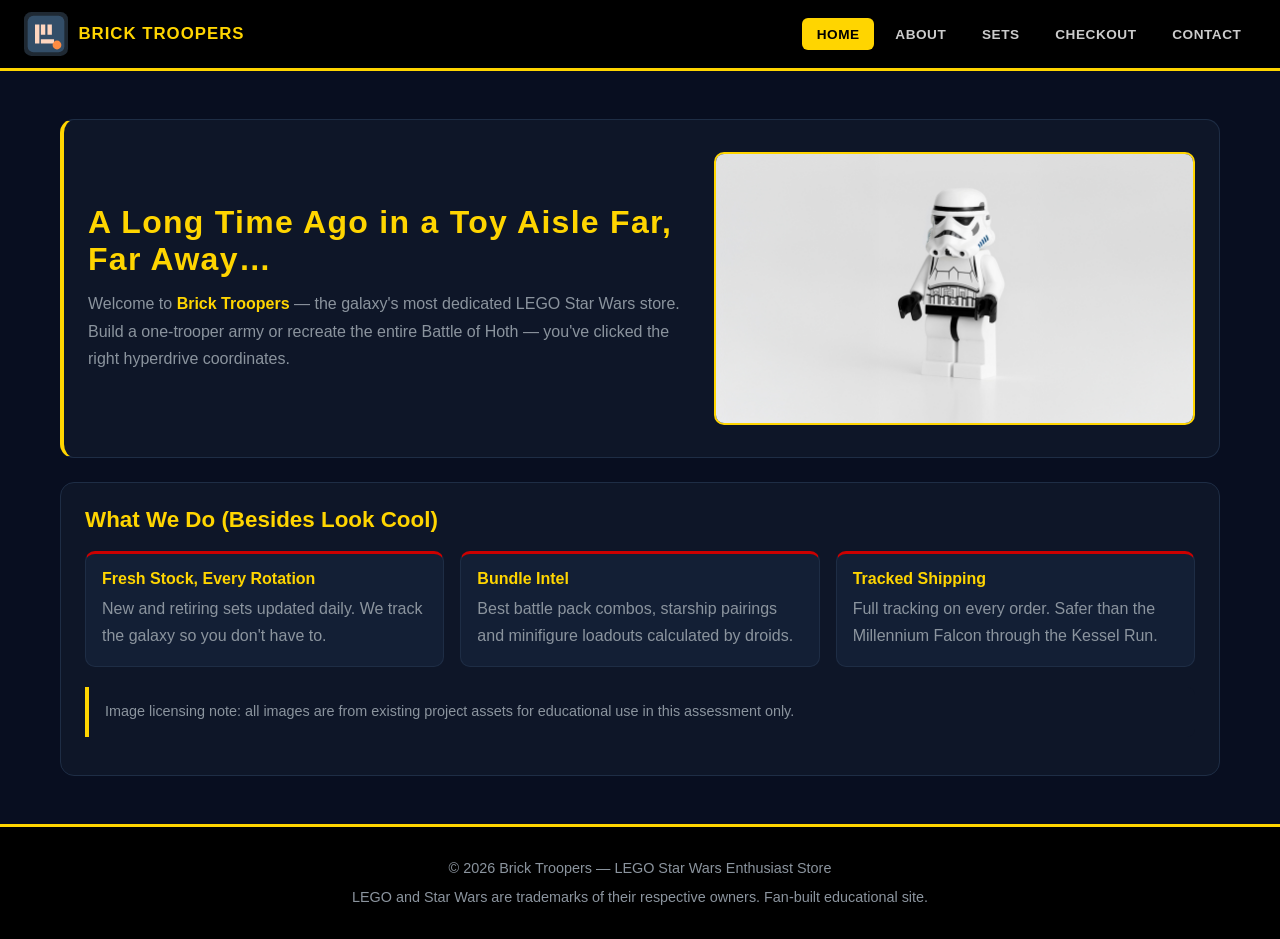
<file: index.html>
<!DOCTYPE html>                    <!-- Tells browser: this is HTML5 -->
<html lang="en">                   <!-- Root element; lang="en" = English -->
<head>                             <!-- Metadata section — not shown on screen -->
  <meta charset="UTF-8">          <!-- Supports all standard characters -->
  <meta name="viewport" content="width=device-width, initial-scale=1.0"> <!-- Mobile scaling -->
  <meta name="description" content="Brick Troopers — Your galaxy's most trusted LEGO Star Wars set store."> <!-- Search engine snippet -->
  <title>Brick Troopers | LEGO Star Wars HQ</title> <!-- Browser tab text -->
  <link rel="stylesheet" href="css/global.css"> <!-- Shared styles for all pages -->
  <link rel="stylesheet" href="css/index.css">  <!-- Extra styles for this page only -->
</head>

<body>  <!-- Everything visible on screen lives here -->

  <!-- HEADER: logo + navigation — same on every page -->
  <header class="site-header">               <!-- Semantic header element; sticky top bar -->
    <a class="logo" href="index.html">        <!-- Logo is a link back to home -->
      <img src="img/infotech-logo.svg" alt="Brick Troopers logo"> <!-- alt text for accessibility -->
      <span>Brick Troopers</span>             <!-- Brand name text beside logo -->
    </a>

    <!-- MOBILE MENU TOGGLE: shown on mobile only; desktop/tablet keep the normal navigation visible -->
    <input class="menu-toggle" type="checkbox" id="menu-toggle" aria-label="Toggle navigation menu">
    <label class="menu-button" for="menu-toggle">
      <img src="img/icon.png" alt="" aria-hidden="true">
      <span>Menu</span>
    </label>
    <nav aria-label="Primary">               <!-- nav groups navigation links; aria-label names it -->
      <a class="active" href="index.html">Home</a>     <!-- class="active" = current page -->
      <a href="about.html">About</a>
      <a href="products.html">Sets</a>
      <a href="checkout.html">Checkout</a>
      <a href="contact.html">Contact</a>
    </nav>
  </header>

  <!-- MAIN: the page's unique content -->
  <main>  <!-- Only one <main> per page; screen readers jump to it -->

    <!-- HERO: big welcome message + feature image -->
    <section class="hero">  <!-- class="hero" applies the two-column grid layout -->
      <div>                 <!-- div groups the text so it sits in the left column -->
        <h1>A Long Time Ago in a Toy Aisle Far, Far Away…</h1>  <!-- One h1 per page -->
        <p>
          Welcome to <strong style="color:var(--accent)">Brick Troopers</strong> — the galaxy's most
          dedicated LEGO Star Wars store. Build a one-trooper army or recreate
          the entire Battle of Hoth — you've clicked the right hyperdrive coordinates.
        </p>  <!-- <strong> makes text bold and signals importance -->
      </div>
      <img src="img/hero-960.jpg" alt="LEGO Star Wars trooper display set"> <!-- Right-column image -->
    </section>

    <!-- SERVICES: three feature cards -->
    <section>
      <h2>What We Do (Besides Look Cool)</h2>  <!-- h2 = section heading -->
      <div class="card-grid">                   <!-- Three-column card layout -->

        <article class="card">   <!-- article = self-contained content (a card) -->
          <h3>Fresh Stock, Every Rotation</h3>  <!-- h3 = card heading -->
          <p>New and retiring sets updated daily. We track the galaxy so you don't have to.</p>
        </article>

        <article class="card">
          <h3>Bundle Intel</h3>
          <p>Best battle pack combos, starship pairings and minifigure loadouts calculated by droids.</p>
        </article>

        <article class="card">
          <h3>Tracked Shipping</h3>
          <p>Full tracking on every order. Safer than the Millennium Falcon through the Kessel Run.</p>
        </article>

      </div>

      <p class="note">   <!-- class="note" applies the yellow-bordered info box from index.css -->
        Image licensing note: all images are from existing project assets
        for educational use in this assessment only.
      </p>
    </section>

  </main>

  <!-- FOOTER: site info at the bottom of every page -->
  <footer>
    <p>&copy; 2026 Brick Troopers &mdash; LEGO Star Wars Enthusiast Store</p>  <!-- &copy; = © symbol -->
    <p>LEGO and Star Wars are trademarks of their respective owners. Fan-built educational site.</p>
  </footer>

</body>
</html>
</file>
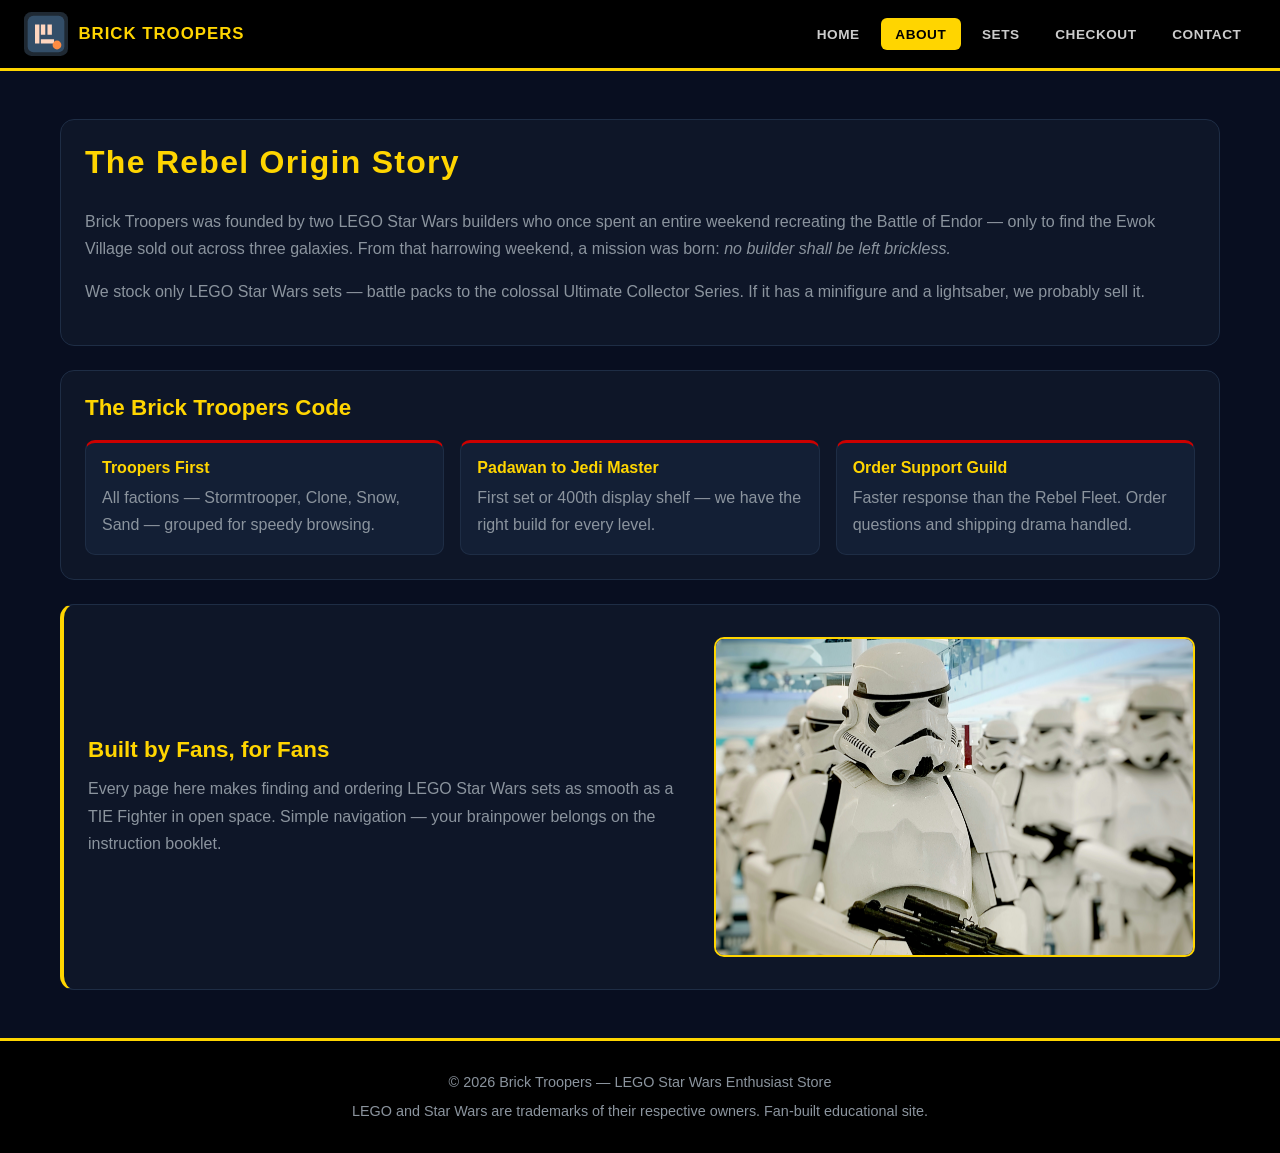
<file: about.html>
<!DOCTYPE html>
<html lang="en">
<head>
  <meta charset="UTF-8">
  <meta name="viewport" content="width=device-width, initial-scale=1.0">
  <meta name="description" content="The rebel origins of Brick Troopers — your dedicated LEGO Star Wars set store.">
  <title>Brick Troopers | Our Story</title>
  <link rel="stylesheet" href="css/global.css">  <!-- Shared site styles -->
  <link rel="stylesheet" href="css/about.css">   <!-- About-page-only styles -->
</head>

<body>

  <!-- HEADER: identical on every page — only class="active" changes -->
  <header class="site-header">
    <a class="logo" href="index.html">
      <img src="img/infotech-logo.svg" alt="Brick Troopers logo">
      <span>Brick Troopers</span>
    </a>
    <!-- MOBILE MENU TOGGLE: shown on mobile only; desktop/tablet keep the normal navigation visible -->
    <input class="menu-toggle" type="checkbox" id="menu-toggle" aria-label="Toggle navigation menu">
    <label class="menu-button" for="menu-toggle">
      <img src="img/icon.png" alt="" aria-hidden="true">
      <span>Menu</span>
    </label>
    <nav aria-label="Primary">
      <a href="index.html">Home</a>
      <a class="active" href="about.html">About</a>  <!-- Active = current page -->
      <a href="products.html">Sets</a>
      <a href="checkout.html">Checkout</a>
      <a href="contact.html">Contact</a>
    </nav>
  </header>

  <main>

    <!-- INTRO: short origin story -->
    <section>
      <h1>The Rebel Origin Story</h1>
      <p>
        Brick Troopers was founded by two LEGO Star Wars builders who once spent an entire
        weekend recreating the Battle of Endor — only to find the Ewok Village sold out
        across three galaxies. From that harrowing weekend, a mission was born:
        <em>no builder shall be left brickless.</em>  <!-- em = italic emphasis -->
      </p>
      <p>
        We stock only LEGO Star Wars sets — battle packs to the colossal Ultimate Collector Series.
        If it has a minifigure and a lightsaber, we probably sell it.
      </p>
    </section>

    <!-- VALUE CARDS: three promises in a card grid -->
    <section>
      <h2>The Brick Troopers Code</h2>
      <div class="card-grid">

        <article class="card">
          <h3>Troopers First</h3>
          <p>All factions — Stormtrooper, Clone, Snow, Sand — grouped for speedy browsing.</p>
        </article>

        <article class="card">
          <h3>Padawan to Jedi Master</h3>
          <p>First set or 400th display shelf — we have the right build for every level.</p>
        </article>

        <article class="card">
          <h3>Order Support Guild</h3>
          <p>Faster response than the Rebel Fleet. Order questions and shipping drama handled.</p>
        </article>

      </div>
    </section>

    <!-- HERO WITH IMAGE: two-column layout -->
    <section class="hero about-hero">
      <!-- Two classes: "hero" = layout, "about-hero" = image crop from about.css -->
      <div>
        <h2>Built by Fans, for Fans</h2>
        <p>
          Every page here makes finding and ordering LEGO Star Wars sets as smooth
          as a TIE Fighter in open space. Simple navigation — your brainpower
          belongs on the instruction booklet.
        </p>
      </div>
      <img src="img/about.jpg" alt="LEGO Star Wars stormtrooper minifigures lined up for battle">
    </section>

  </main>

  <footer>
    <p>&copy; 2026 Brick Troopers &mdash; LEGO Star Wars Enthusiast Store</p>
    <p>LEGO and Star Wars are trademarks of their respective owners. Fan-built educational site.</p>
  </footer>

</body>
</html>
</file>
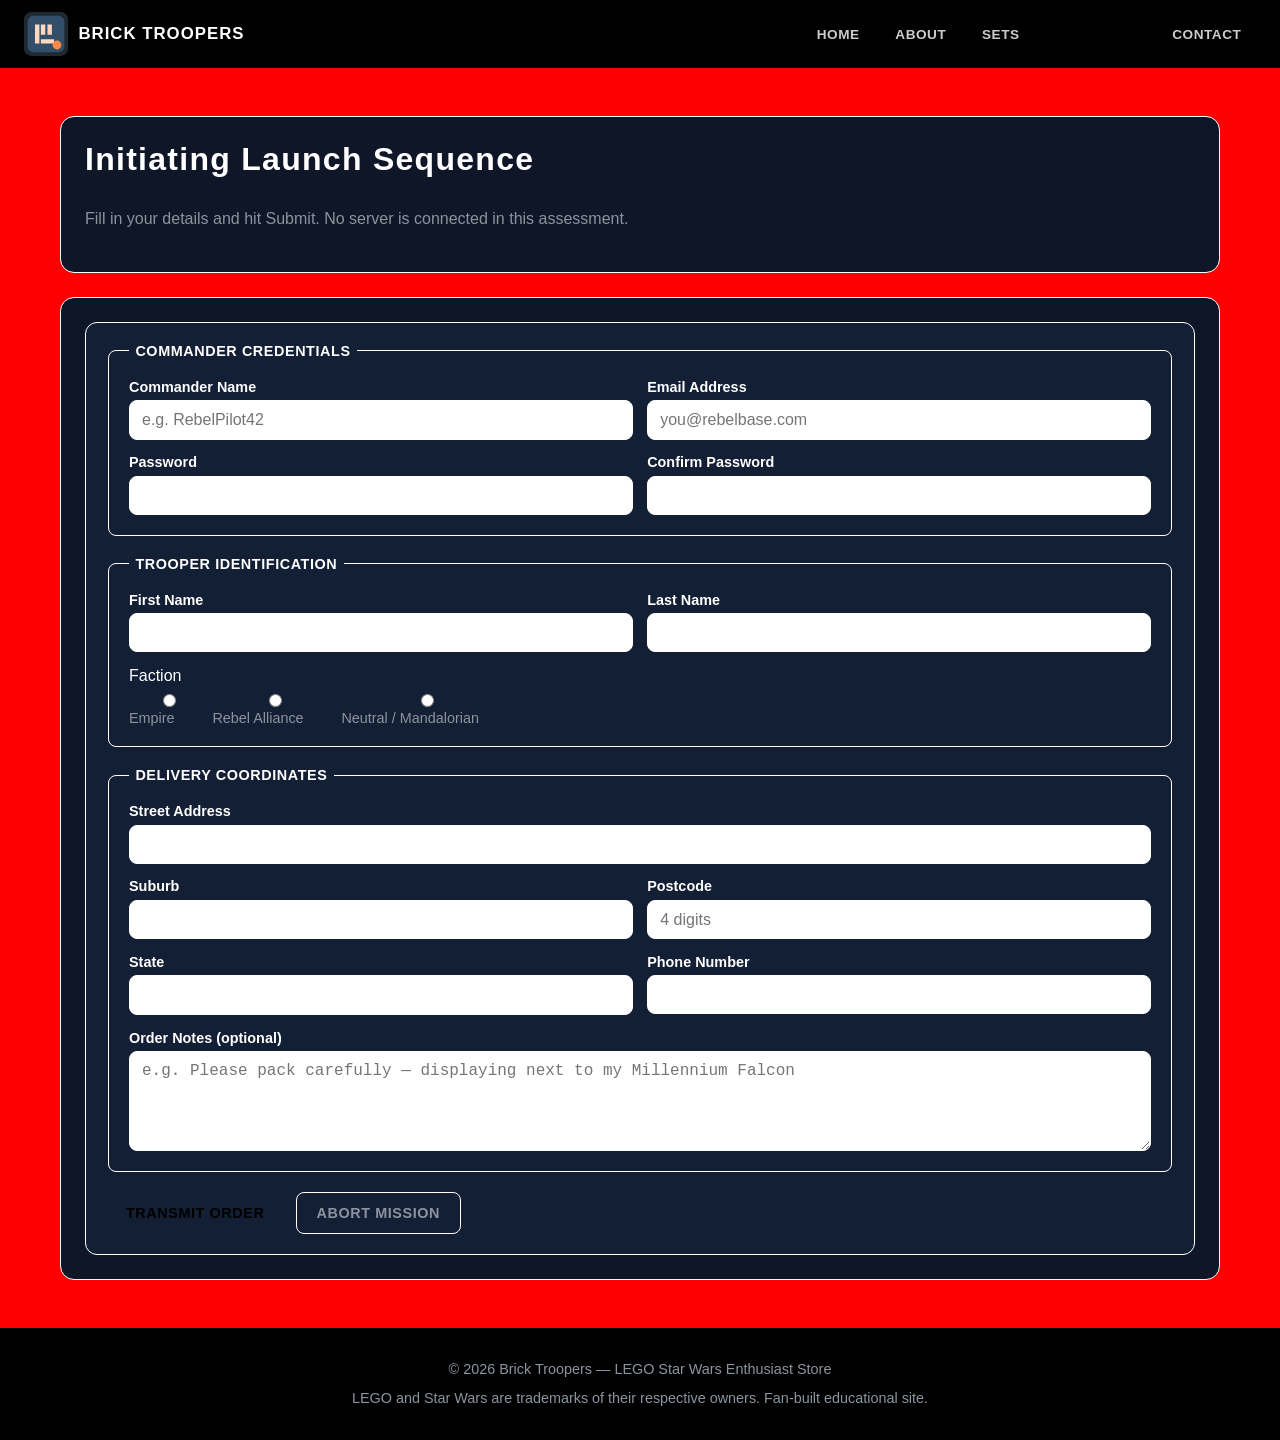
<file: checkout.html>
<!DOCTYPE html>
<html lang="en">
<head>
  <meta charset="UTF-8">
  <meta name="viewport" content="width=device-width, initial-scale=1.0">
  <meta name="description" content="Checkout for your LEGO Star Wars set order at Brick Troopers.">
  <title>Brick Troopers | Checkout</title>
  <link rel="stylesheet" href="css/global.css">    <!-- Shared styles (includes form styles) -->
  <link rel="stylesheet" href="css/checkout.css">  <!-- Checkout-page-only styles -->
</head>

<body>

  <header class="site-header">
    <a class="logo" href="index.html">
      <img src="img/infotech-logo.svg" alt="Brick Troopers logo">
      <span>Brick Troopers</span>
    </a>
    <!-- MOBILE MENU TOGGLE: shown on mobile only; desktop/tablet keep the normal navigation visible -->
    <input class="menu-toggle" type="checkbox" id="menu-toggle" aria-label="Toggle navigation menu">
    <label class="menu-button" for="menu-toggle">
      <img src="img/icon.png" alt="" aria-hidden="true">
      <span>Menu</span>
    </label>
    <nav aria-label="Primary">
      <a href="index.html">Home</a>
      <a href="about.html">About</a>
      <a href="products.html">Sets</a>
      <a class="active" href="checkout.html">Checkout</a>  <!-- Active = current page -->
      <a href="contact.html">Contact</a>
    </nav>
  </header>

  <main>

    <!-- PAGE INTRO -->
    <section>
      <h1>Initiating Launch Sequence</h1>
      <p>Fill in your details and hit Submit. No server is connected in this assessment.</p>
    </section>

    <!-- CHECKOUT FORM -->
    <section>
      <form action="#" method="post">
        <!-- action="#" means no server; method="post" sends data in request body -->

        <!-- FIELDSET 1: Account details -->
        <fieldset>
          <legend>Commander Credentials</legend>  <!-- Fieldset title -->
          <div class="form-grid">

            <div class="field-group">
              <label for="username">Commander Name</label>
              <input type="text" id="username" name="username"
                     placeholder="e.g. RebelPilot42" required>
            </div>

            <div class="field-group">
              <label for="email">Email Address</label>
              <input type="email" id="email" name="email"
                     placeholder="you@rebelbase.com" required>
            </div>

            <div class="field-group">
              <label for="password">Password</label>
              <input type="password" id="password" name="password" required>
              <!-- type="password" hides characters as typed -->
            </div>

            <div class="field-group">
              <label for="confirm_password">Confirm Password</label>
              <input type="password" id="confirm_password" name="confirm_password" required>
            </div>

          </div>
        </fieldset>

        <!-- FIELDSET 2: Personal details -->
        <fieldset>
          <legend>Trooper Identification</legend>
          <div class="form-grid">

            <div class="field-group">
              <label for="first_name">First Name</label>
              <input type="text" id="first_name" name="first_name" required>
            </div>

            <div class="field-group">
              <label for="last_name">Last Name</label>
              <input type="text" id="last_name" name="last_name" required>
            </div>

            <div class="field-group full">  <!-- full = span both columns -->
              <span>Faction</span>           <!-- span used here instead of label (no paired input) -->
              <div class="inline-options">   <!-- Styled in checkout.css: flexbox row -->
                <!-- Radio buttons: same name= means only one can be selected -->
                <label><input type="radio" name="gender" value="male" required> Empire</label>
                <label><input type="radio" name="gender" value="female"> Rebel Alliance</label>
                <label><input type="radio" name="gender" value="other"> Neutral / Mandalorian</label>
              </div>
            </div>

          </div>
        </fieldset>

        <!-- FIELDSET 3: Shipping address -->
        <fieldset>
          <legend>Delivery Coordinates</legend>
          <div class="form-grid">

            <div class="field-group full">
              <label for="street">Street Address</label>
              <input type="text" id="street" name="street" required>
            </div>

            <div class="field-group">
              <label for="suburb">Suburb</label>
              <input type="text" id="suburb" name="suburb" required>
            </div>

            <div class="field-group">
              <label for="postcode">Postcode</label>
              <input type="text" id="postcode" name="postcode"
                     pattern="[0-9]{4}" placeholder="4 digits" required>
              <!-- pattern validates exactly 4 digits before submission -->
            </div>

            <div class="field-group">
              <label for="state">State</label>
              <select id="state" name="state" required>  <!-- Dropdown list -->
                <option value="">Select state…</option>   <!-- Empty value = nothing selected -->
                <option value="VIC">VIC</option>
                <option value="NSW">NSW</option>
                <option value="QLD">QLD</option>
                <option value="WA">WA</option>
                <option value="SA">SA</option>
                <option value="TAS">TAS</option>
                <option value="ACT">ACT</option>
                <option value="NT">NT</option>
              </select>
            </div>

            <div class="field-group">
              <label for="phone">Phone Number</label>
              <input type="tel" id="phone" name="phone" required>
              <!-- type="tel" shows number keypad on mobile -->
            </div>

            <div class="field-group full">
              <label for="order_notes">Order Notes (optional)</label>
              <textarea id="order_notes" name="order_notes"
                        placeholder="e.g. Please pack carefully — displaying next to my Millennium Falcon"></textarea>
              <!-- No required attribute = field is optional -->
            </div>

          </div>
        </fieldset>

        <div class="actions">
          <button type="submit">Transmit Order</button>  <!-- Validates then submits -->
          <button type="reset">Abort Mission</button>    <!-- Clears all fields -->
        </div>

      </form>
    </section>

  </main>

  <footer>
    <p>&copy; 2026 Brick Troopers &mdash; LEGO Star Wars Enthusiast Store</p>
    <p>LEGO and Star Wars are trademarks of their respective owners. Fan-built educational site.</p>
  </footer>

</body>
</html>
</file>
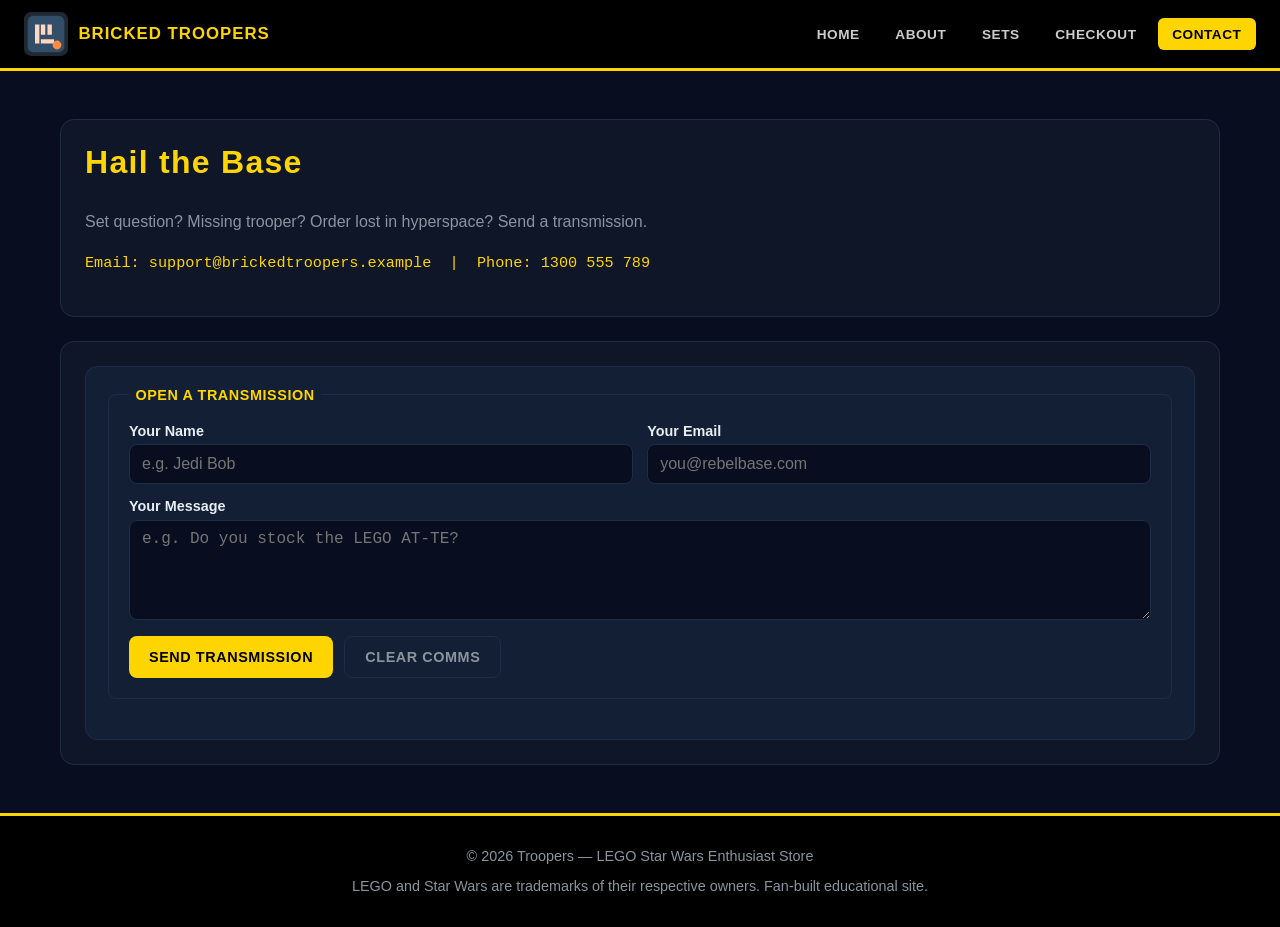
<file: contact.html>
<!DOCTYPE html>
<html lang="en">
<head>
  <meta charset="UTF-8">
  <meta name="viewport" content="width=device-width, initial-scale=1.0">
  <meta name="description" content="Contact the bricked Troopers crew for LEGO Star Wars enquiries.">
  <title>bricked Troopers | Hail the Base</title>
  <link rel="stylesheet" href="css/global.css">   <!-- Shared styles (includes form styles) -->
  <link rel="stylesheet" href="css/contact.css">  <!-- Contact-page-only styles -->
</head>

<body>

  <header class="site-header">
    <a class="logo" href="index.html">
      <img src="img/infotech-logo.svg" alt="bricked Troopers logo">
      <span>bricked Troopers</span>
    </a>
    <!-- MOBILE MENU TOGGLE: shown on mobile only; desktop/tablet keep the normal navigation visible -->
    <input class="menu-toggle" type="checkbox" id="menu-toggle" aria-label="Toggle navigation menu">
    <label class="menu-button" for="menu-toggle">
      <img src="img/icon.png" alt="" aria-hidden="true">
      <span>Menu</span>
    </label>
    <nav aria-label="Primary">
      <a href="index.html">Home</a>
      <a href="about.html">About</a>
      <a href="products.html">Sets</a>
      <a href="checkout.html">Checkout</a>
      <a class="active" href="contact.html">Contact</a>  <!-- Active = current page -->
    </nav>
  </header>

  <main>

    <!-- CONTACT INTRO -->
    <section>
      <h1>Hail the Base</h1>
      <p>Set question? Missing trooper? Order lost in hyperspace? Send a transmission.</p>
      <p class="contact-details">  <!-- Styled by contact.css: monospace font, yellow -->
        Email: support@brickedtroopers.example &nbsp;|&nbsp; Phone: 1300 555 789
        <!  -- &nbsp; = non-breaking space; keeps the | separator from touching the text -->
      </p>
    </section>

    <!-- CONTACT FORM -->
    <section>
      <form action="#" method="post">
        <!-- action="#" = no server connected; method="post" = data sent in request body -->

        <fieldset>  <!-- Groups related fields with a visible border -->
          <legend>Open a Transmission</legend>  <!-- Title shown on fieldset border -->

          <div class="form-grid">  <!-- Two-column grid layout -->

            <div class="field-group">  <!-- Stack label above input -->
              <label for="contact_name">Your Name</label>  <!-- for= links to input id= -->
              <input type="text" id="contact_name" name="contact_name"
                     placeholder="e.g. Jedi Bob" required>
              <!-- type="text" = plain text box; required = can't submit if empty -->
            </div>

            <div class="field-group">
              <label for="contact_email">Your Email</label>
              <input type="email" id="contact_email" name="contact_email"
                     placeholder="you@rebelbase.com" required>
              <!-- type="email" validates the address format automatically -->
            </div>

            <div class="field-group full">  <!-- class="full" = span both columns -->
              <label for="contact_message">Your Message</label>
              <textarea id="contact_message" name="contact_message"
                        placeholder="e.g. Do you stock the LEGO AT-TE?" required></textarea>
              <!-- textarea = multi-line text box; no self-closing tag -->
            </div>

          </div>

          <div class="actions">  <!-- Flexbox row for buttons -->
            <button type="submit">Send Transmission</button>  <!-- Submits the form -->
            <button type="reset">Clear Comms</button>         <!-- Clears all fields -->
          </div>

        </fieldset>
      </form>
    </section>

  </main>

  <footer>
    <p>&copy; 2026 Troopers &mdash; LEGO Star Wars Enthusiast Store</p>
    <p>LEGO and Star Wars are trademarks of their respective owners. Fan-built educational site.</p>
  </footer>

</body>
</html>
</file>
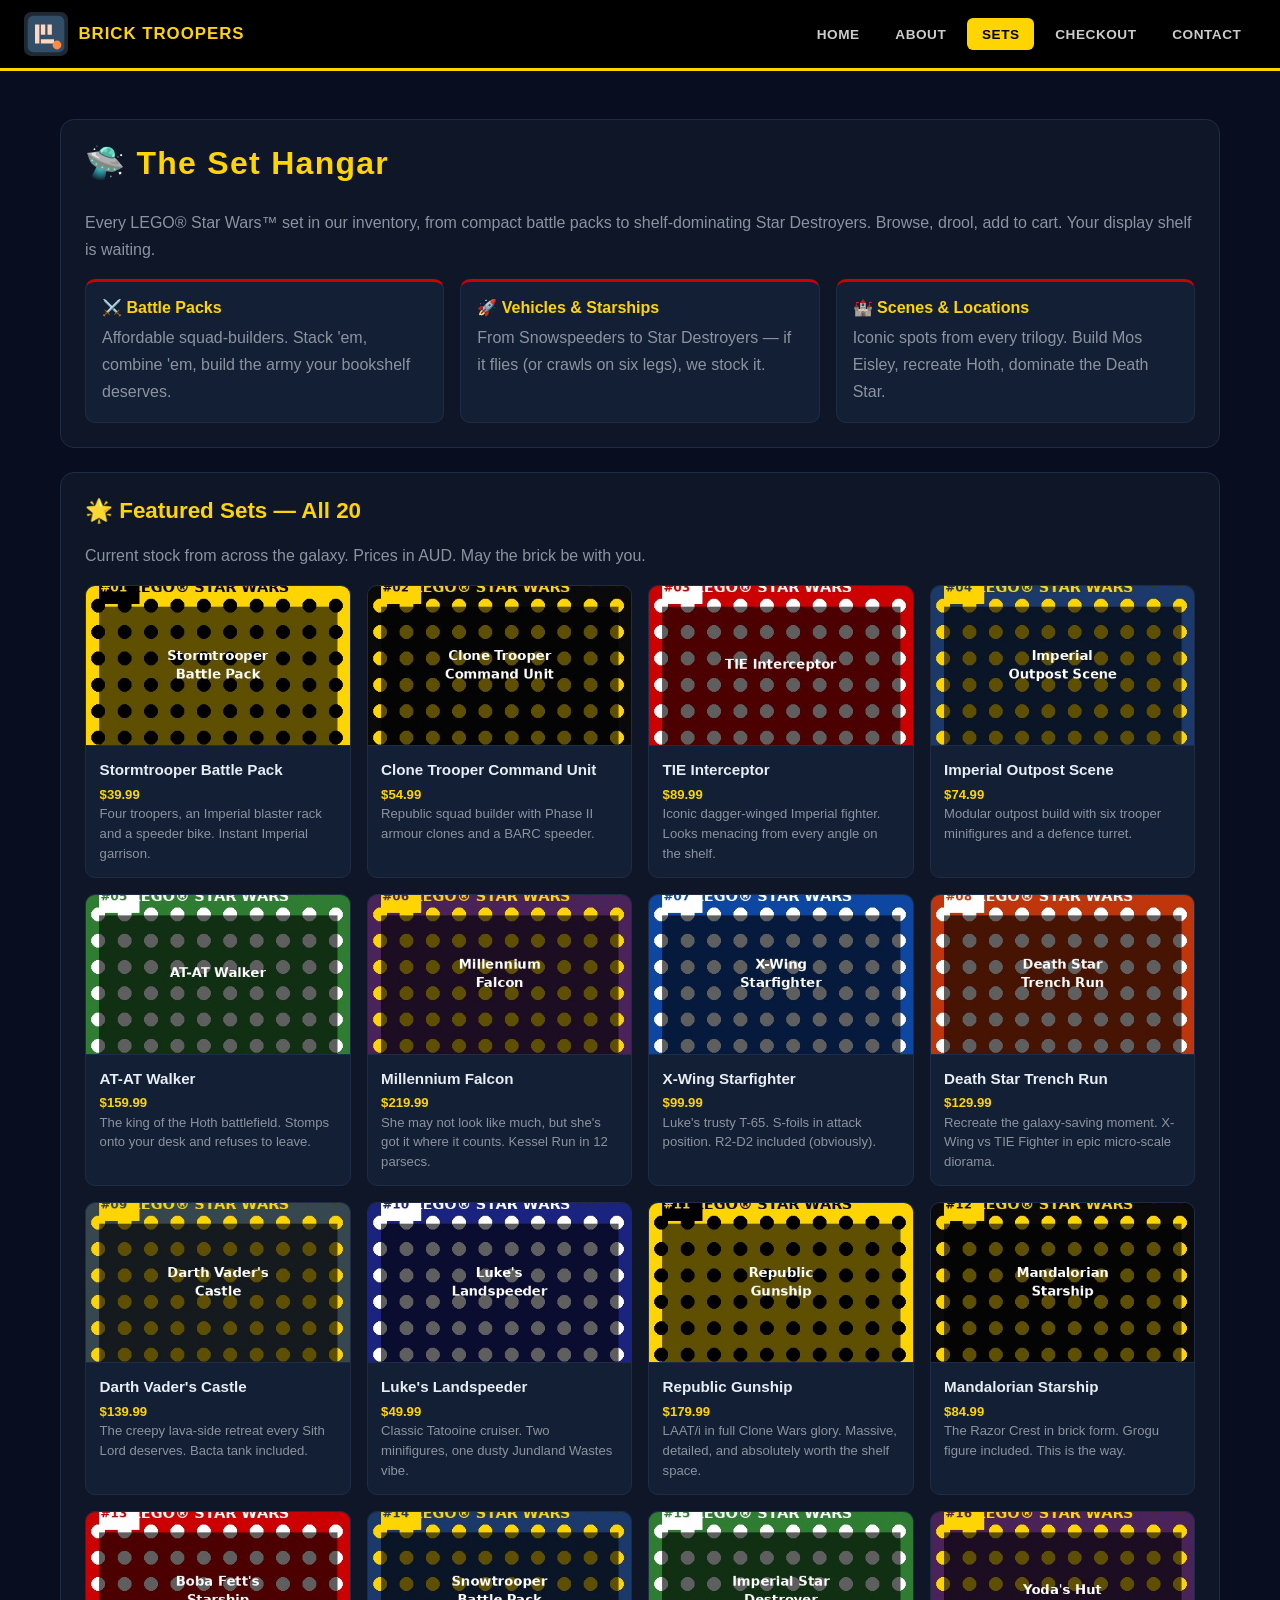
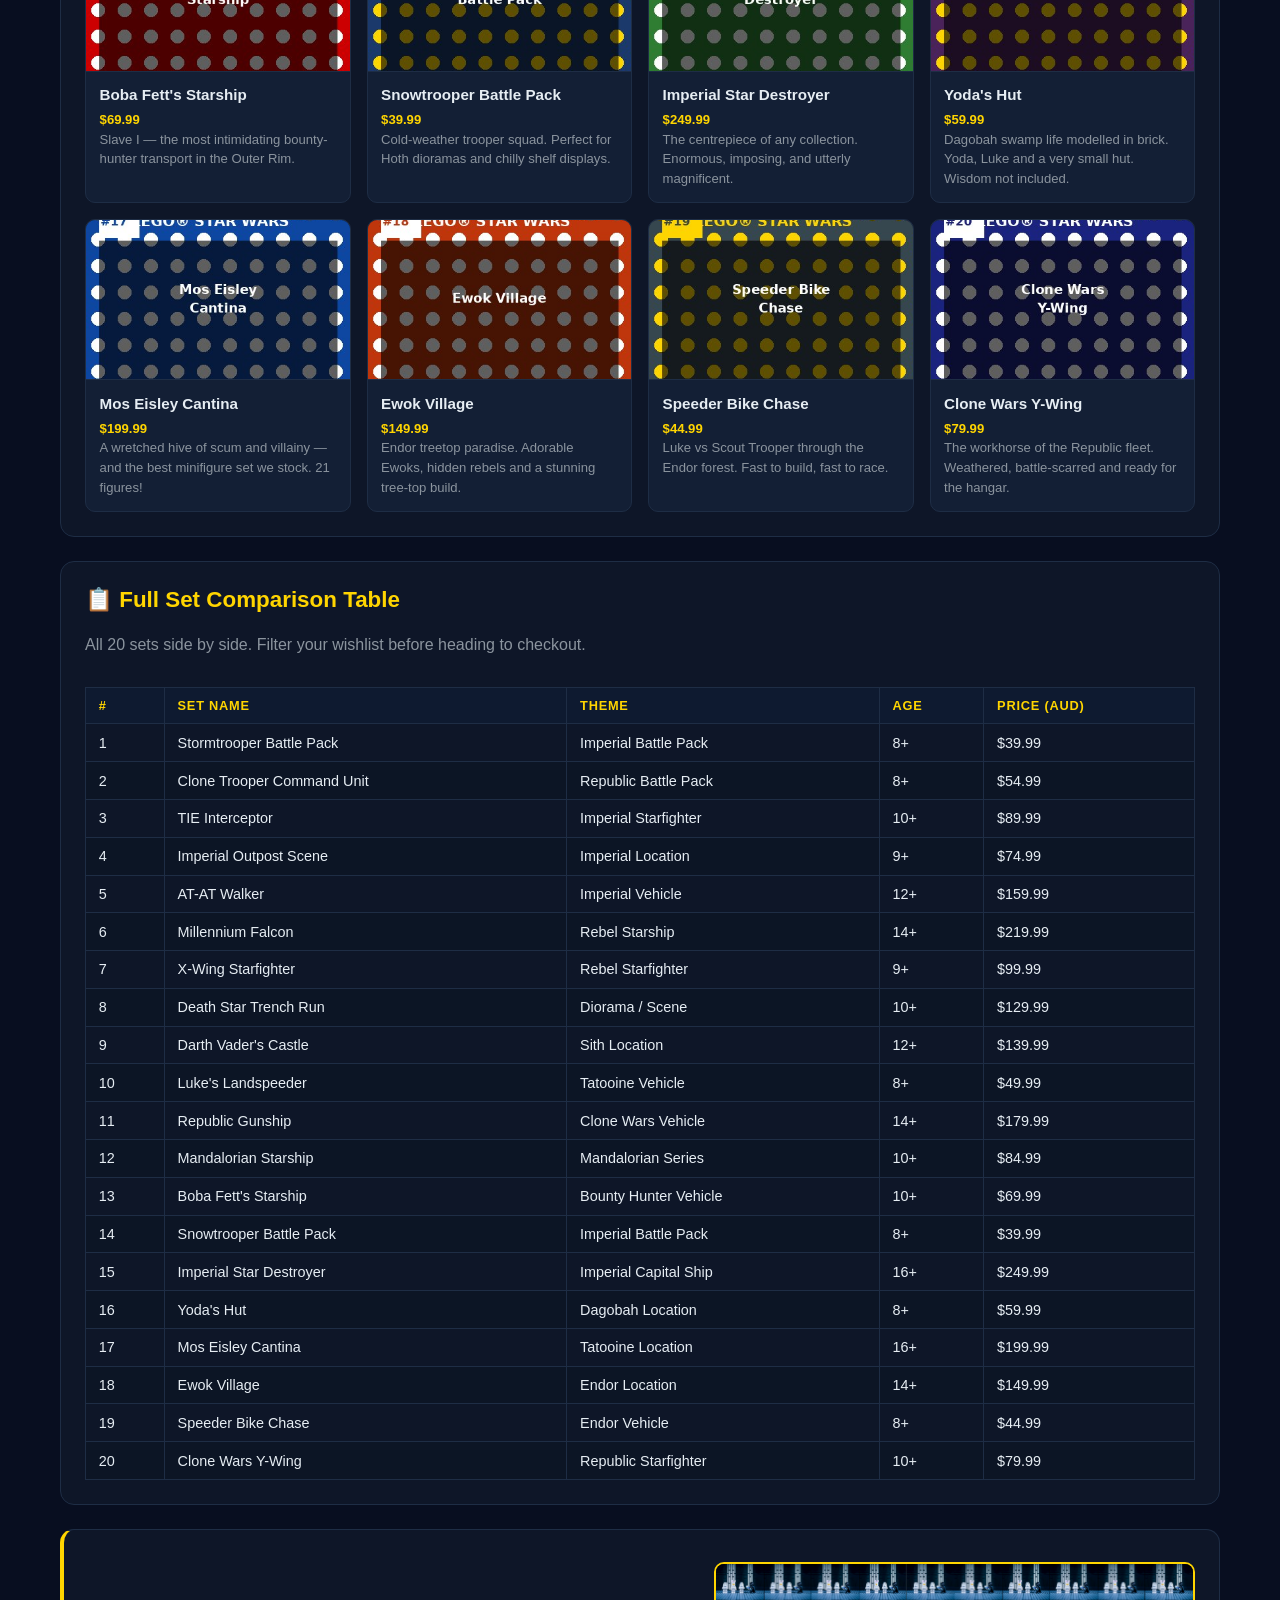
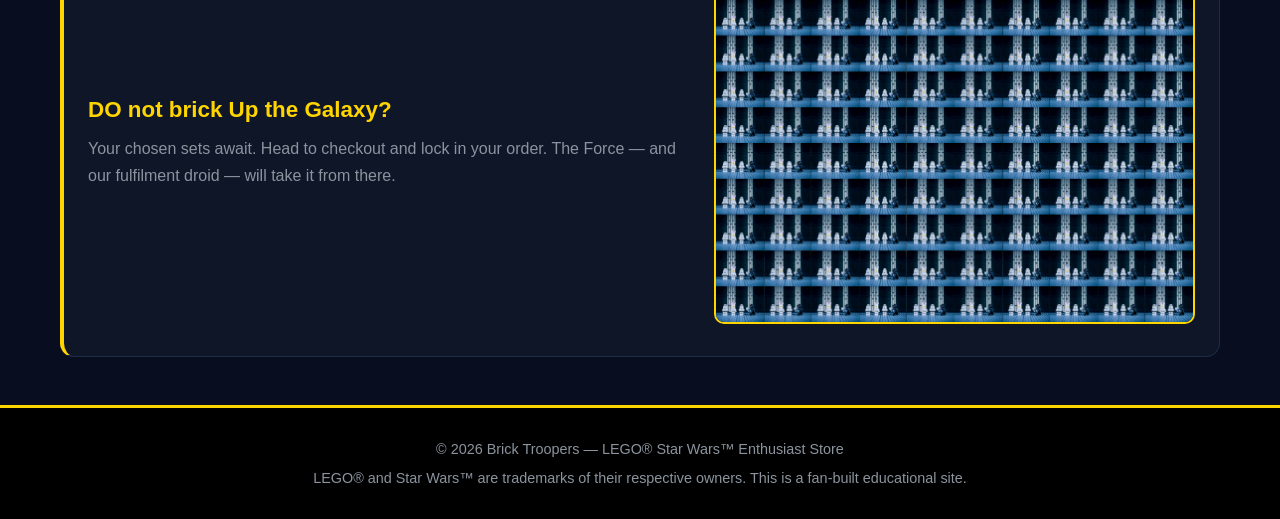
<file: products.html>
<!DOCTYPE html>
<html lang="en">
<head>
  <meta charset="UTF-8">
  <meta name="viewport" content="width=device-width, initial-scale=1.0">
  <meta name="description" content="Browse all 20 LEGO Star Wars sets at Brick Troopers — battle packs, starships, vehicles and collector scenes.">
  <title>Brick Troopers | The Set Hangar</title>
  <link rel="stylesheet" href="css/global.css">
  <link rel="stylesheet" href="css/products.css">
</head>
<body>

  <header class="site-header">
    <a class="logo" href="index.html">
      <img src="img/infotech-logo.svg" alt="Brick Troopers logo">
      <span>Brick Troopers</span>
    </a>
    <!-- MOBILE MENU TOGGLE: shown on mobile only; desktop/tablet keep the normal navigation visible -->
    <input class="menu-toggle" type="checkbox" id="menu-toggle" aria-label="Toggle navigation menu">
    <label class="menu-button" for="menu-toggle">
      <img src="img/icon.png" alt="" aria-hidden="true">
      <span>Menu</span>
    </label>
    <nav aria-label="Primary">
      <a href="index.html">Home</a>
      <a href="about.html">About</a>
      <a class="active" href="products.html">Sets</a>
      <a href="checkout.html">Checkout</a>
      <a href="contact.html">Contact</a>
    </nav>
  </header>

  <main>

    <!-- Page intro -->
    <section>
      <h1>🛸 The Set Hangar</h1>
      <p>
        Every LEGO® Star Wars™ set in our inventory, from compact battle packs to shelf-dominating
        Star Destroyers. Browse, drool, add to cart. Your display shelf is waiting.
      </p>
      <div class="card-grid">
        <article class="card">
          <h3>⚔️ Battle Packs</h3>
          <p>Affordable squad-builders. Stack 'em, combine 'em, build the army your bookshelf deserves.</p>
        </article>
        <article class="card">
          <h3>🚀 Vehicles &amp; Starships</h3>
          <p>From Snowspeeders to Star Destroyers — if it flies (or crawls on six legs), we stock it.</p>
        </article>
        <article class="card">
          <h3>🏰 Scenes &amp; Locations</h3>
          <p>Iconic spots from every trilogy. Build Mos Eisley, recreate Hoth, dominate the Death Star.</p>
        </article>
      </div>
    </section>

    <!-- 20 Product cards — 5 rows × 4 columns -->
    <section>
      <h2>🌟 Featured Sets — All 20</h2>
      <p>Current stock from across the galaxy. Prices in AUD. May the brick be with you.</p>
      <div class="product-grid">

        <!-- Row 1 -->
        <article class="product-card">
          <img src="img/legoset_1.jpg" alt="LEGO Star Wars Stormtrooper Battle Pack">
          <div class="product-card-body">
            <h3>Stormtrooper Battle Pack</h3>
            <p class="product-price">$39.99</p>
            <p>Four troopers, an Imperial blaster rack and a speeder bike. Instant Imperial garrison.</p>
          </div>
        </article>

        <article class="product-card">
          <img src="img/legoset_2.jpg" alt="LEGO Star Wars Clone Trooper Command Unit">
          <div class="product-card-body">
            <h3>Clone Trooper Command Unit</h3>
            <p class="product-price">$54.99</p>
            <p>Republic squad builder with Phase II armour clones and a BARC speeder.</p>
          </div>
        </article>

        <article class="product-card">
          <img src="img/legoset_3.jpg" alt="LEGO Star Wars TIE Interceptor">
          <div class="product-card-body">
            <h3>TIE Interceptor</h3>
            <p class="product-price">$89.99</p>
            <p>Iconic dagger-winged Imperial fighter. Looks menacing from every angle on the shelf.</p>
          </div>
        </article>

        <article class="product-card">
          <img src="img/legoset_4.jpg" alt="LEGO Star Wars Imperial Outpost Scene">
          <div class="product-card-body">
            <h3>Imperial Outpost Scene</h3>
            <p class="product-price">$74.99</p>
            <p>Modular outpost build with six trooper minifigures and a defence turret.</p>
          </div>
        </article>

        <!-- Row 2 -->
        <article class="product-card">
          <img src="img/legoset_5.jpg" alt="LEGO Star Wars AT-AT Walker">
          <div class="product-card-body">
            <h3>AT-AT Walker</h3>
            <p class="product-price">$159.99</p>
            <p>The king of the Hoth battlefield. Stomps onto your desk and refuses to leave.</p>
          </div>
        </article>

        <article class="product-card">
          <img src="img/legoset_6.jpg" alt="LEGO Star Wars Millennium Falcon">
          <div class="product-card-body">
            <h3>Millennium Falcon</h3>
            <p class="product-price">$219.99</p>
            <p>She may not look like much, but she's got it where it counts. Kessel Run in 12 parsecs.</p>
          </div>
        </article>

        <article class="product-card">
          <img src="img/legoset_7.jpg" alt="LEGO Star Wars X-Wing Starfighter">
          <div class="product-card-body">
            <h3>X-Wing Starfighter</h3>
            <p class="product-price">$99.99</p>
            <p>Luke's trusty T-65. S-foils in attack position. R2-D2 included (obviously).</p>
          </div>
        </article>

        <article class="product-card">
          <img src="img/legoset_8.jpg" alt="LEGO Star Wars Death Star Trench Run">
          <div class="product-card-body">
            <h3>Death Star Trench Run</h3>
            <p class="product-price">$129.99</p>
            <p>Recreate the galaxy-saving moment. X-Wing vs TIE Fighter in epic micro-scale diorama.</p>
          </div>
        </article>

        <!-- Row 3 -->
        <article class="product-card">
          <img src="img/legoset_9.jpg" alt="LEGO Star Wars Darth Vader's Castle">
          <div class="product-card-body">
            <h3>Darth Vader's Castle</h3>
            <p class="product-price">$139.99</p>
            <p>The creepy lava-side retreat every Sith Lord deserves. Bacta tank included.</p>
          </div>
        </article>

        <article class="product-card">
          <img src="img/legoset_10.jpg" alt="LEGO Star Wars Luke's Landspeeder">
          <div class="product-card-body">
            <h3>Luke's Landspeeder</h3>
            <p class="product-price">$49.99</p>
            <p>Classic Tatooine cruiser. Two minifigures, one dusty Jundland Wastes vibe.</p>
          </div>
        </article>

        <article class="product-card">
          <img src="img/legoset_11.jpg" alt="LEGO Star Wars Republic Gunship">
          <div class="product-card-body">
            <h3>Republic Gunship</h3>
            <p class="product-price">$179.99</p>
            <p>LAAT/i in full Clone Wars glory. Massive, detailed, and absolutely worth the shelf space.</p>
          </div>
        </article>

        <article class="product-card">
          <img src="img/legoset_12.jpg" alt="LEGO Star Wars Mandalorian Starship">
          <div class="product-card-body">
            <h3>Mandalorian Starship</h3>
            <p class="product-price">$84.99</p>
            <p>The Razor Crest in brick form. Grogu figure included. This is the way.</p>
          </div>
        </article>

        <!-- Row 4 -->
        <article class="product-card">
          <img src="img/legoset_13.jpg" alt="LEGO Star Wars Boba Fett's Starship">
          <div class="product-card-body">
            <h3>Boba Fett's Starship</h3>
            <p class="product-price">$69.99</p>
            <p>Slave I — the most intimidating bounty-hunter transport in the Outer Rim.</p>
          </div>
        </article>

        <article class="product-card">
          <img src="img/legoset_14.jpg" alt="LEGO Star Wars Snowtrooper Battle Pack">
          <div class="product-card-body">
            <h3>Snowtrooper Battle Pack</h3>
            <p class="product-price">$39.99</p>
            <p>Cold-weather trooper squad. Perfect for Hoth dioramas and chilly shelf displays.</p>
          </div>
        </article>

        <article class="product-card">
          <img src="img/legoset_15.jpg" alt="LEGO Star Wars Imperial Star Destroyer">
          <div class="product-card-body">
            <h3>Imperial Star Destroyer</h3>
            <p class="product-price">$249.99</p>
            <p>The centrepiece of any collection. Enormous, imposing, and utterly magnificent.</p>
          </div>
        </article>

        <article class="product-card">
          <img src="img/legoset_16.jpg" alt="LEGO Star Wars Yoda's Hut">
          <div class="product-card-body">
            <h3>Yoda's Hut</h3>
            <p class="product-price">$59.99</p>
            <p>Dagobah swamp life modelled in brick. Yoda, Luke and a very small hut. Wisdom not included.</p>
          </div>
        </article>

        <!-- Row 5 -->
        <article class="product-card">
          <img src="img/legoset_17.jpg" alt="LEGO Star Wars Mos Eisley Cantina">
          <div class="product-card-body">
            <h3>Mos Eisley Cantina</h3>
            <p class="product-price">$199.99</p>
            <p>A wretched hive of scum and villainy — and the best minifigure set we stock. 21 figures!</p>
          </div>
        </article>

        <article class="product-card">
          <img src="img/legoset_18.jpg" alt="LEGO Star Wars Ewok Village">
          <div class="product-card-body">
            <h3>Ewok Village</h3>
            <p class="product-price">$149.99</p>
            <p>Endor treetop paradise. Adorable Ewoks, hidden rebels and a stunning tree-top build.</p>
          </div>
        </article>

        <article class="product-card">
          <img src="img/legoset_19.jpg" alt="LEGO Star Wars Speeder Bike Chase">
          <div class="product-card-body">
            <h3>Speeder Bike Chase</h3>
            <p class="product-price">$44.99</p>
            <p>Luke vs Scout Trooper through the Endor forest. Fast to build, fast to race.</p>
          </div>
        </article>

        <article class="product-card">
          <img src="img/legoset_20.jpg" alt="LEGO Star Wars Clone Wars Y-Wing">
          <div class="product-card-body">
            <h3>Clone Wars Y-Wing</h3>
            <p class="product-price">$79.99</p>
            <p>The workhorse of the Republic fleet. Weathered, battle-scarred and ready for the hangar.</p>
          </div>
        </article>

      </div>
    </section>

    <!-- Data table — all 20 sets -->
    <section>
      <h2>📋 Full Set Comparison Table</h2>
      <p>All 20 sets side by side. Filter your wishlist before heading to checkout.</p>
      <div class="table-wrap">
        <table>
          <thead>
            <tr>
              <th>#</th>
              <th>Set Name</th>
              <th>Theme</th>
              <th>Age</th>
              <th>Price (AUD)</th>
            </tr>
          </thead>
          <tbody>
            <tr><td>1</td><td>Stormtrooper Battle Pack</td><td>Imperial Battle Pack</td><td>8+</td><td>$39.99</td></tr>
            <tr><td>2</td><td>Clone Trooper Command Unit</td><td>Republic Battle Pack</td><td>8+</td><td>$54.99</td></tr>
            <tr><td>3</td><td>TIE Interceptor</td><td>Imperial Starfighter</td><td>10+</td><td>$89.99</td></tr>
            <tr><td>4</td><td>Imperial Outpost Scene</td><td>Imperial Location</td><td>9+</td><td>$74.99</td></tr>
            <tr><td>5</td><td>AT-AT Walker</td><td>Imperial Vehicle</td><td>12+</td><td>$159.99</td></tr>
            <tr><td>6</td><td>Millennium Falcon</td><td>Rebel Starship</td><td>14+</td><td>$219.99</td></tr>
            <tr><td>7</td><td>X-Wing Starfighter</td><td>Rebel Starfighter</td><td>9+</td><td>$99.99</td></tr>
            <tr><td>8</td><td>Death Star Trench Run</td><td>Diorama / Scene</td><td>10+</td><td>$129.99</td></tr>
            <tr><td>9</td><td>Darth Vader's Castle</td><td>Sith Location</td><td>12+</td><td>$139.99</td></tr>
            <tr><td>10</td><td>Luke's Landspeeder</td><td>Tatooine Vehicle</td><td>8+</td><td>$49.99</td></tr>
            <tr><td>11</td><td>Republic Gunship</td><td>Clone Wars Vehicle</td><td>14+</td><td>$179.99</td></tr>
            <tr><td>12</td><td>Mandalorian Starship</td><td>Mandalorian Series</td><td>10+</td><td>$84.99</td></tr>
            <tr><td>13</td><td>Boba Fett's Starship</td><td>Bounty Hunter Vehicle</td><td>10+</td><td>$69.99</td></tr>
            <tr><td>14</td><td>Snowtrooper Battle Pack</td><td>Imperial Battle Pack</td><td>8+</td><td>$39.99</td></tr>
            <tr><td>15</td><td>Imperial Star Destroyer</td><td>Imperial Capital Ship</td><td>16+</td><td>$249.99</td></tr>
            <tr><td>16</td><td>Yoda's Hut</td><td>Dagobah Location</td><td>8+</td><td>$59.99</td></tr>
            <tr><td>17</td><td>Mos Eisley Cantina</td><td>Tatooine Location</td><td>16+</td><td>$199.99</td></tr>
            <tr><td>18</td><td>Ewok Village</td><td>Endor Location</td><td>14+</td><td>$149.99</td></tr>
            <tr><td>19</td><td>Speeder Bike Chase</td><td>Endor Vehicle</td><td>8+</td><td>$44.99</td></tr>
            <tr><td>20</td><td>Clone Wars Y-Wing</td><td>Republic Starfighter</td><td>10+</td><td>$79.99</td></tr>
          </tbody>
        </table>
      </div>
    </section>

    <!-- CTA -->
    <section class="hero">
      <div>
        <h2>DO not brick Up the Galaxy?</h2>
        <p>
          Your chosen sets await. Head to checkout and lock in your order.
          The Force — and our fulfilment droid — will take it from there.
        </p>
      </div>
      <img src="img/img11.jpg" alt="LEGO Star Wars snowtrooper minifigure">
    </section>

  </main>

  <footer>
    <p>&copy; 2026 Brick Troopers — LEGO® Star Wars™ Enthusiast Store</p>
    <p>LEGO® and Star Wars™ are trademarks of their respective owners. This is a fan-built educational site.</p>
  </footer>

</body>
</html>
</file>
<file: css/global.css>
/* ============================================================
   global.css
   Shared styles loaded by EVERY page on the site.
   Edit colours here to change the look of the whole site.
   ============================================================ */


/* ------------------------------------------------------------
   COLOUR VARIABLES
   Change these values to retheme the entire site instantly.
   ------------------------------------------------------------ */
:root {
  --bg:#080e20;   /* Page background — very dark navy             */
  --surface:#0e1628;   /* Section/panel background — slightly lighter  */
  --surface-alt:#131f35;   /* Alternate panel — used inside forms          */
  --header-bg:#000000;   /* Header colour — change this to retheme header*/
  --footer-bg:#000000;   /* Footer colour — change this to retheme footer*/
  --accent:#ffd500;   /* LEGO yellow — buttons, headings, borders     */
  --accent-red:#cc0000;   /* LEGO red — card top borders                  */
  --text: #e6edf3;   /* Main text — off-white                        */
  --text-dark:#000000;   /* Dark text — used on yellow backgrounds       */
  --muted: #8b949e;   /* Secondary text — grey                        */
  --border:#1e2d45;   /* Border lines — dark blue-grey                */
}


/* ------------------------------------------------------------
   BASE RESET
   ------------------------------------------------------------ */
* {
  box-sizing: border-box; /* Include padding and border in element width */
}

body {
  margin: 0;                                  /* Remove browser's default white gap */
  font-family: Arial, Helvetica, sans-serif;  /* Site font — fallbacks listed left to right */
  background-color: var(--bg);               /* Solid very dark navy — no pattern */
  color: var(--text);                        /* Default off-white text */
  min-height: 100vh;                         /* Page fills at least the full screen height */
  display: flex;                             /* Flexbox so footer stays at bottom */
  flex-direction: column;                    /* Stack children top to bottom */
}

main {
  width: 100%;            /* Fill available width */
  max-width: 1200px;      /* Never wider than 1200px */
  margin: 0 auto;         /* Centre horizontally */
  padding: 1.5rem 1.25rem 3rem; /* Top / sides / bottom spacing */
}

section {
  margin-top: 1.5rem;                /* Gap above each section */
  background-color: var(--surface); /* Dark panel background */
  border: 1px solid var(--border);  /* Thin border around panel */
  border-radius: 14px;              /* Rounded corners */
  padding: 1.5rem;                  /* Space inside the panel */
}


/* ------------------------------------------------------------
   HEADINGS AND TEXT
   ------------------------------------------------------------ */
h1 {
  font-size: 2rem;          /* Large main heading */
  color: var(--accent);     /* LEGO yellow */
  letter-spacing: 0.04em;   /* Slight character spacing */
  margin-top: 0;            /* Remove browser default top margin */
}

h2 {
  font-size: 1.4rem;        /* Section heading */
  color: var(--accent);     /* LEGO yellow */
  margin-top: 0;
}

h3 {
  margin-top: 0;            /* Card / sub-section heading */
  color: var(--text);       /* Off-white — not yellow like h1/h2 */
}

p {
  line-height: 1.7;         /* Comfortable reading spacing (170% of font size) */
  color: var(--muted);      /* Soft grey text */
}

a {
  color: var(--accent);     /* Yellow links */
}

a:hover {
  color: #ffffff;           /* White on hover */
}


/* ------------------------------------------------------------
   HEADER
   Change --header-bg in :root to update the header colour.
   ------------------------------------------------------------ */
.site-header {
  position: sticky;                          /* Sticks to top when page scrolls */
  top: 0;                                    /* Position at the very top */
  z-index: 20;                               /* Sits above all page content */
  background-color: var(--header-bg);       /* Black — set by --header-bg variable */
  color: #ffffff;
  padding: 0.75rem 1.5rem;                  /* Space inside: top/bottom then sides */
  display: flex;                             /* Logo and nav in one row */
  align-items: center;                       /* Vertically centre both */
  justify-content: space-between;           /* Logo left, nav right */
  gap: 1rem;                                 /* Minimum space between logo and nav */
  border-bottom: 3px solid var(--accent);   /* LEGO yellow underline */
}

.logo {
  display: flex;             /* Image and text sit side by side */
  align-items: center;       /* Vertically centre them */
  gap: 0.65rem;              /* Space between image and text */
  color: var(--accent);      /* Yellow brand text */
  text-decoration: none;     /* No underline on the link */
  font-weight: 900;          /* Extra bold */
  font-size: 1.05rem;
  letter-spacing: 0.06em;
  text-transform: uppercase; /* ALL CAPS */
}

.logo img {
  width: 44px;   /* Fixed logo image size */
  height: 44px;
}

.site-header nav {
  display: flex;      /* Desktop/tablet: links are always visible in a row */
  flex-wrap: wrap;    /* Wrap to next line on narrow screens */
  gap: 0.4rem;        /* Gap between each link */
}

.site-header nav a {
  color: #cccccc;                  /* Light grey link text */
  text-decoration: none;
  padding: 0.45rem 0.85rem;        /* Clickable area around text */
  border-radius: 6px;
  font-weight: 700;
  font-size: 0.85rem;
  letter-spacing: 0.04em;
  text-transform: uppercase;
  border: 1px solid transparent;  /* Invisible border — prevents jumping on hover */
}

.site-header nav a:hover,
.site-header nav a:focus {
  background-color: var(--accent); /* Yellow fill on hover */
  color: var(--text-dark);         /* Black text on yellow */
}

.site-header nav a.active {
  background-color: var(--accent); /* Active page also gets yellow fill */
  color: var(--text-dark);
}


/* ------------------------------------------------------------
   MOBILE HAMBURGER MENU
   The checkbox and label let the menu open/close without JavaScript.
   The icon image is img/icon.png.
   ------------------------------------------------------------ */
.menu-toggle,
.menu-button {
  display: none; /* Hidden on desktop screens */
}

.menu-button {
  align-items: center;
  gap: 0.45rem;
  margin-left: auto;
  background-color: var(--surface-alt);
  color: var(--accent);
  border: 1px solid var(--accent);
  border-radius: 8px;
  padding: 0.45rem 0.7rem;
  font-weight: 800;
  font-size: 0.85rem;
  letter-spacing: 0.04em;
  text-transform: uppercase;
  cursor: pointer;
}

.menu-button img {
  width: 28px;
  height: 28px;
  display: block;
}

.menu-button:hover,
.menu-button:focus {
  background-color: var(--accent);
  color: var(--text-dark);
}

.menu-toggle:focus-visible + .menu-button {
  outline: 3px solid #ffffff;
  outline-offset: 3px;
}


/* ------------------------------------------------------------
   FOOTER
   Change --footer-bg in :root to update the footer colour.
   ------------------------------------------------------------ */
footer {
  margin-top: auto;                          /* Push footer to bottom of page */
  background-color: var(--footer-bg);       /* Black — set by --footer-bg variable */
  border-top: 3px solid var(--accent);      /* LEGO yellow top line */
  color: var(--muted);
  text-align: center;
  padding: 1.5rem 1rem;
}

footer p {
  margin: 0.3rem 0;     /* Tight vertical spacing */
  font-size: 0.9rem;
}

footer a {
  color: var(--accent); /* Yellow links in footer */
  text-decoration: none;
}

footer a:hover {
  color: #ffffff;
}


/* ------------------------------------------------------------
   HERO SECTION — two-column layout: text | image
   Used on: index.html, about.html, products.html
   ------------------------------------------------------------ */
.hero {
  background-color: var(--surface);
  border: 1px solid var(--border);
  border-left: 4px solid var(--accent);  /* Bold yellow left edge */
  border-radius: 14px;
  padding: 2rem 1.5rem;
  display: grid;                          /* Two-column grid */
  grid-template-columns: 1.25fr 1fr;    /* Text wider than image */
  gap: 1.5rem;
  align-items: center;                   /* Vertically centre columns */
}

.hero h1 { margin: 0 0 0.75rem; }  /* Remove top margin, add bottom gap */
.hero h2 { margin: 0 0 0.75rem; }
.hero p  { margin: 0; }

.hero img {
  width: 100%;                        /* Fill its column */
  border-radius: 10px;
  border: 2px solid var(--accent);   /* Yellow image border */
}


/* ------------------------------------------------------------
   CARD GRID — three equal columns
   Used on: index.html, about.html, products.html
   ------------------------------------------------------------ */
.card-grid {
  display: grid;
  grid-template-columns: repeat(3, 1fr); /* 3 equal columns */
  gap: 1rem;
  margin-top: 1rem;
}

.card {
  background-color: var(--surface-alt);
  border: 1px solid var(--border);
  border-top: 3px solid var(--accent-red); /* Red top accent */
  border-radius: 10px;
  padding: 1rem;
}

.card h3 {
  color: var(--accent);       /* Yellow card heading */
  margin-bottom: 0.45rem;
  font-size: 1rem;
}

.card p { margin: 0; }


/* ------------------------------------------------------------
   BUTTONS AND ACTION ROW
   Used on: checkout.html, contact.html
   ------------------------------------------------------------ */
.actions {
  display: flex;    /* Put buttons side by side */
  flex-wrap: wrap;
  gap: 0.7rem;
  margin-top: 1rem;
}

button {
  border: none;
  border-radius: 8px;
  padding: 0.75rem 1.25rem;
  font-weight: 700;
  cursor: pointer;             /* Hand cursor to show it's clickable */
  font-size: 0.9rem;
  letter-spacing: 0.04em;
  text-transform: uppercase;
}

button[type="submit"] {
  background-color: var(--accent); /* Yellow submit button */
  color: var(--text-dark);         /* Black text on yellow */
}

button[type="reset"] {
  background-color: var(--surface-alt); /* Dark reset button */
  color: var(--muted);
  border: 1px solid var(--border);
}

button:hover,
button:focus {
  background-color: #ffffff; /* White on hover */
  color: var(--text-dark);
}


/* ------------------------------------------------------------
   FORMS
   Used on: checkout.html, contact.html
   ------------------------------------------------------------ */
form {
  background-color: var(--surface-alt);
  border: 1px solid var(--border);
  border-radius: 12px;
  padding: 1.25rem;
}

fieldset {
  border: 1px solid var(--border);  /* Box around field group */
  border-radius: 8px;
  margin-bottom: 1.25rem;
  padding: 1.25rem;
}

legend {
  font-weight: 700;
  color: var(--accent);            /* Yellow group title */
  padding: 0 0.4rem;
  letter-spacing: 0.04em;
  text-transform: uppercase;
  font-size: 0.9rem;
}

.form-grid {
  display: grid;
  grid-template-columns: repeat(2, 1fr); /* Two-column field layout */
  gap: 0.9rem;
}

.field-group {
  display: flex;
  flex-direction: column; /* Label sits above input */
}

.field-group label {
  margin-bottom: 0.35rem;
  font-weight: 700;
  font-size: 0.9rem;
  color: var(--text);
}

.field-group input,
.field-group select,
.field-group textarea {
  width: 100%;
  padding: 0.6rem 0.75rem;
  border: 1px solid var(--border);
  border-radius: 8px;
  font-size: 1rem;
  background-color: var(--bg); /* Match page background */
  color: var(--text);
}

.field-group input:focus,
.field-group select:focus,
.field-group textarea:focus {
  outline: none;                   /* Remove default browser outline */
  border-color: var(--accent);    /* Yellow border on focus */
}

.field-group textarea {
  min-height: 100px;
  resize: vertical; /* User can drag to resize height only */
}

.full {
  grid-column: 1 / -1; /* Span all columns in the grid */
}


/* ------------------------------------------------------------
   RESPONSIVE — layout changes for smaller screens
   ------------------------------------------------------------ */
@media (max-width: 900px) {
  /* Tablet: reduce columns from 3/4 to 2 */
  .card-grid    { grid-template-columns: repeat(2, 1fr); }
  .product-grid { grid-template-columns: repeat(2, 1fr); }
}

@media (min-width: 761px) {
  /* Desktop/tablet: always show the navigation links as normal header links. */
  .site-header {
    flex-wrap: nowrap;
  }

  .menu-toggle,
  .menu-button {
    display: none !important; /* The hamburger controls are only for mobile view. */
  }

  .site-header nav {
    display: flex !important; /* Prevents the nav from staying hidden outside mobile view. */
    width: auto;
    flex-direction: row;
    flex-wrap: wrap;
    padding-top: 0;
  }
}

@media (max-width: 760px) {
  /* Phone: hide the nav inside the hamburger menu until the button is tapped. */
  .site-header {
    position: sticky;   /* Keep the compact mobile header visible while scrolling */
    flex-direction: row;
    flex-wrap: wrap;    /* Nav can drop underneath when opened */
    align-items: center;
  }

  .logo {
    max-width: calc(100% - 120px); /* Leaves room for the menu button */
  }

  .menu-toggle {
    display: block;
    position: absolute;
    opacity: 0;         /* Keeps it accessible but visually hidden */
    width: 1px;
    height: 1px;
  }

  .menu-button {
    display: flex;      /* Show the icon button only on mobile */
  }

  .site-header nav {
    display: none;      /* Mobile only: menu starts closed behind the hamburger button */
    width: 100%;
    flex-direction: column;
    flex-wrap: nowrap;
    gap: 0.45rem;
    padding-top: 0.75rem;
  }

  .menu-toggle:checked ~ nav {
    display: flex;      /* Mobile only: menu opens when the checkbox is checked */
  }

  .site-header nav a {
    width: 100%;
    flex: none;
    text-align: left;
  }

  .hero,
  .form-grid,
  .card-grid,
  .product-grid {
    grid-template-columns: 1fr; /* Single column */
  }

  h1 { font-size: 1.5rem; } /* Smaller heading on phones */
}
</file>
<file: css/index.css>
/* ============================================================
   index.css — Home page only styles
   Loaded by: index.html (after global.css)
   ============================================================ */

.note {
  background-color: #0e1628;              /* Dark note box background */
  border-left: 4px solid var(--accent);  /* Yellow left stripe */
  border-radius: 0 8px 8px 0;           /* Right corners only rounded */
  padding: 0.85rem 1rem;
  margin-top: 1.25rem;
  font-size: 0.9rem;
  color: var(--muted);                   /* Soft grey text */
  line-height: 1.6;
}
</file>
<file: css/about.css>
/* ============================================================
   about.css — About page only styles
   Loaded by: about.html (after global.css)
   ============================================================ */

.about-hero img {
  object-fit: cover;   /* Crop image to fill box — no stretching */
  max-height: 320px;   /* Cap portrait photo height */
}
</file>
<file: css/checkout.css>
/* ============================================================
   checkout.css — Checkout page only styles
   Loaded by: checkout.html (after global.css)
   ============================================================ */


:root { 
  --checkout-label: #ffffff;
  --checkout-bg: #ff0000;
  --checkout-border: #ffffff;
  --checkout-accent: #ffffff;
  --checkout-text: #ffffff;
  --checkout-field-bg: #ffffff;


  --bg: var(--checkout-bg);
  --text: var(--checkout-text);
  --border: var(--checkout-accent);
  --accent: var(--checout-accent);
  --label: var(--checkout-label); 
}

.field-group input,
.field-group select,
.field-group textarea {
  background-color: var(--checkout-field-bg);
}


.inline-options {
  display: flex;       /* Radio buttons in a row */
  flex-wrap: wrap;     /* Wrap to next line if needed */
  gap: 0.8rem;
  margin-top: 0.4rem;
}

.inline-options label {
  font-weight: 400;   /* Normal weight — lighter than form labels */
  margin: 0;
  color: var(--muted);
  cursor: pointer;    /* Hand cursor shows it's clickable */
}
</file>
<file: css/contact.css>
/* ============================================================
   contact.css — Contact page only styles
   Loaded by: contact.html (after global.css)
   ============================================================ */

.contact-details {
  font-family: monospace; /* Fixed-width font — like a terminal */
  font-size: 0.95rem;
  color: var(--accent);   /* LEGO yellow */
  margin-top: 0.5rem;
}
</file>
<file: css/products.css>
/* ============================================================
   products.css — Products page only styles
   Loaded by: products.html (after global.css)
   ============================================================ */


/* --- TABLE -------------------------------------------------- */
.table-wrap {
  overflow-x: auto; /* Horizontal scroll on small screens */
}

table {
  width: 100%;
  border-collapse: collapse; /* Merge cell borders into single lines */
  margin-top: 0.75rem;
  font-size: 0.9rem;
}

th,
td {
  border: 1px solid var(--border);
  padding: 0.65rem 0.8rem;
  text-align: left;
  vertical-align: top;       /* Align text to top of cell */
  color: var(--text);
}

th {
  background-color: #0e1a30; /* Darker header row */
  color: var(--accent);      /* Yellow column headings */
  font-size: 0.8rem;
  letter-spacing: 0.06em;
  text-transform: uppercase;
}

tr:nth-child(even) td {
  background-color: #0c1525; /* Zebra stripe — shades every second row */
}


/* --- PRODUCT GRID — 4 columns, 5 rows ---------------------- */
.product-grid {
  display: grid;
  grid-template-columns: repeat(4, 1fr); /* 4 equal columns = 20 cards in 5 rows */
  gap: 1rem;
}

.product-card {
  background-color: var(--surface-alt);
  border: 1px solid var(--border);
  border-radius: 10px;
  overflow: hidden; /* Clip image corners inside rounded card */
}

.product-card:hover {
  border-color: var(--accent); /* Yellow border on hover */
}

.product-card img {
  width: 100%;
  height: 160px;
  object-fit: cover;  /* Crop image to fill height */
  display: block;     /* Remove inline image gap */
  border-bottom: 1px solid var(--border);
}

.product-card-body {
  padding: 0.85rem; /* Inner spacing below image */
}

.product-card h3 {
  margin: 0 0 0.3rem;
  font-size: 0.95rem;
  color: var(--text);
  line-height: 1.3;
}

.product-price {
  margin: 0 0 0.4rem;
  font-weight: 700;
  color: var(--accent); /* Yellow price */
  font-size: 1.05rem;
}

.product-card p {
  margin: 0;
  font-size: 0.82rem;
  line-height: 1.5;
}


/* --- RESPONSIVE — product grid only ----------------------- */
@media (max-width: 900px) {
  .product-grid { grid-template-columns: repeat(2, 1fr); } /* 2 columns on tablet */
}

@media (max-width: 500px) {
  .product-grid { grid-template-columns: 1fr; } /* 1 column on phone */
}
</file>
